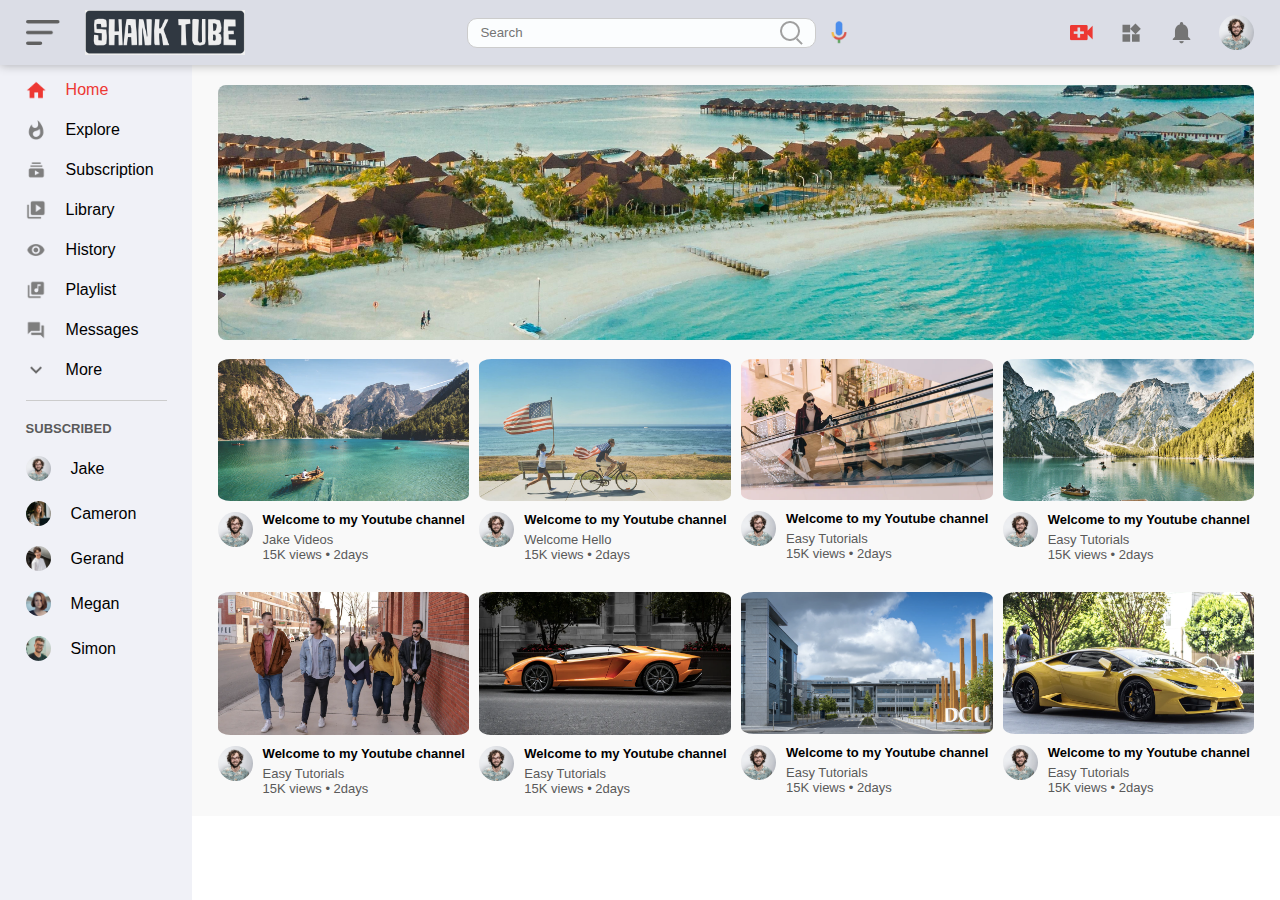
<file: index.html>
<!DOCTYPE html>
<html lang="en">
<head>
    <meta charset="UTF-8">
    <meta name="viewport" content="width=device-width, initial-scale=1.0">
    <title>Shank Tube</title>
    <link rel="stylesheet"
          href="./style.css"/>
</head>
<body>

    <nav class="flex-div">

        <div class="nav-left flex-div">
            <img src="./images/menu.png" alt="" class="menu-icon">
            <img  src="./images/Screenshot 2024-06-03 095859.png" height="80px" class="logo" >
        </div>
        <div class="nav-middle flex-div">
            <div class="searchbar flex-div" >
                <input type="text" placeholder="Search">
                <img src="./images/search.png" alt="">
            </div>
            <img src="./images/voice-search.png" alt="" class="mic">
        </div>

       <div class="nav-right  flex-div">
        <img src="./images/upload.png" alt="" class="uplod-icon">
        <img src="./images/more.png" alt="" class="more-icon">
         <img src="./images/notification.png" alt="" class="notification-icon">
         <img src="./images/Jack.png" alt="" class="profile-icon">
    </div>
    </nav>

    <!--Sidebar-->

    <div class="sidebar">
        <div class="shortcut-links">
            <a href=""><img src="./images/home.png" alt="" ><p>Home</p></a>
            <a href=""><img src="./images/explore.png" alt="" ><p>Explore</p></a>
            <a href=""><img src="./images/subscriprion.png" alt="" ><p>Subscription</p></a>
            <a href=""><img src="./images/library.png" alt="" ><p>Library</p></a>
            <a href=""><img src="./images/history.png" alt="" ><p>History</p></a>
            <a href=""><img src="./images/playlist.png" alt="" ><p>Playlist</p></a>
            <a href=""><img src="./images/messages.png" alt="" ><p>Messages</p></a>
            <a href=""><img src="./images/show-more.png" alt="" ><p>More</p></a>
            <hr>
        </div>

        <div class="subscribed-list">
            <h3>SUBSCRIBED</h3>
            <a href=""><img src="./images/Jack.png" alt="" ><p>Jake</p></a>
            <a href=""><img src="./images/cameron.png" alt="" ><p>Cameron</p></a>
            <a href=""><img src="./images/gerard.png" alt="" ><p>Gerand</p></a>
            <a href=""><img src="./images/megan.png" alt="" ><p>Megan</p></a>
            <a href=""><img src="./images/simon.png" alt="" ><p>Simon</p></a>

        </div>
    </div>

    <!--main -->

    <div class="container">
        <div class="banner">
            <img src="./images/banner2.png" alt="" >
        </div>
        <div class="list-container">
            <div class="vid-list">
               <a href="./play.html"> <img src="./images/thumbnail1.png" alt="" class="thumbnail"></a>
                <div class="flex-div">
                    <img src="./images/Jack.png" alt=""> 
                    <div class="vid-info">
                    <a href="./play.html">Welcome to my Youtube channel</a>
                    <p>Jake Videos</p>
                    <p>15K views &bull; 2days</p>
                    </div>
                </div>
            </div>

            <div class="vid-list">
                <a href="./play.html"><img src="./images/thumbnail2.png" alt="" class="thumbnail"></a>
                <div class="flex-div">
                    <img src="./images/Jack.png" alt=""> 
                    <div class="vid-info">
                    <a href="./play.html">Welcome to my Youtube channel</a>
                    <p>Welcome Hello</p>
                    <p>15K views &bull; 2days</p>
                    </div>
                </div>
            </div>

            <div class="vid-list">
                <a href="./play.html"><img src="./images/thumbnail3.png" alt="" class="thumbnail"></a>
                <div class="flex-div">
                    <img src="./images/Jack.png" alt=""> 
                    <div class="vid-info">
                    <a href="./play.html">Welcome to my Youtube channel</a>
                    <p>Easy Tutorials</p>
                    <p>15K views &bull; 2days</p>
                    </div>
                </div>
            </div>

            <div class="vid-list">
                <a href="./play.html"><img src="./images/thumbnail4.png" alt="" class="thumbnail"></a>
                <div class="flex-div">
                    <img src="./images/Jack.png" alt=""> 
                    <div class="vid-info">
                    <a href="./play.html">Welcome to my Youtube channel</a>
                    <p>Easy Tutorials</p>
                    <p>15K views &bull; 2days</p>
                    </div>
                </div>
            </div>

            <div class="vid-list">
                <a href="./play.html"><img src="./images/thumbnail5.png" alt="" class="thumbnail"></a>
                <div class="flex-div">
                    <img src="./images/Jack.png" alt=""> 
                    <div class="vid-info">
                    <a href="./play.html">Welcome to my Youtube channel</a>
                    <p>Easy Tutorials</p>
                    <p>15K views &bull; 2days</p>
                    </div>
                </div>
            </div>

            <div class="vid-list">
                <a href="./play.html"><img src="./images/thumbnail6.png" alt="" class="thumbnail"></a>
                <div class="flex-div">
                    <img src="./images/Jack.png" alt=""> 
                    <div class="vid-info">
                    <a href="./play.html">Welcome to my Youtube channel</a>
                    <p>Easy Tutorials</p>
                    <p>15K views &bull; 2days</p>
                    </div>
                </div>
            </div>

            <div class="vid-list">
                <a href="./play.html"><img src="./images/thumbnail7.png" alt="" class="thumbnail"></a>
                <div class="flex-div">
                    <img src="./images/Jack.png" alt=""> 
                    <div class="vid-info">
                    <a href="./play.html">Welcome to my Youtube channel</a>
                    <p>Easy Tutorials</p>
                    <p>15K views &bull; 2days</p>
                    </div>
                </div>
            </div>

            <div class="vid-list">
                <a href="./play.html"><img src="./images/thumbnail8.png" alt="" class="thumbnail"></a>
                <div class="flex-div">
                    <img src="./images/Jack.png" alt=""> 
                    <div class="vid-info">
                    <a href="./play.html">Welcome to my Youtube channel</a>
                    <p>Easy Tutorials</p>
                    <p>15K views &bull; 2days</p>
                    </div>
                </div>
            </div>
        </div>
    </div>

    <script src="./script.js"></script>
    
</body>
</html>
</file>
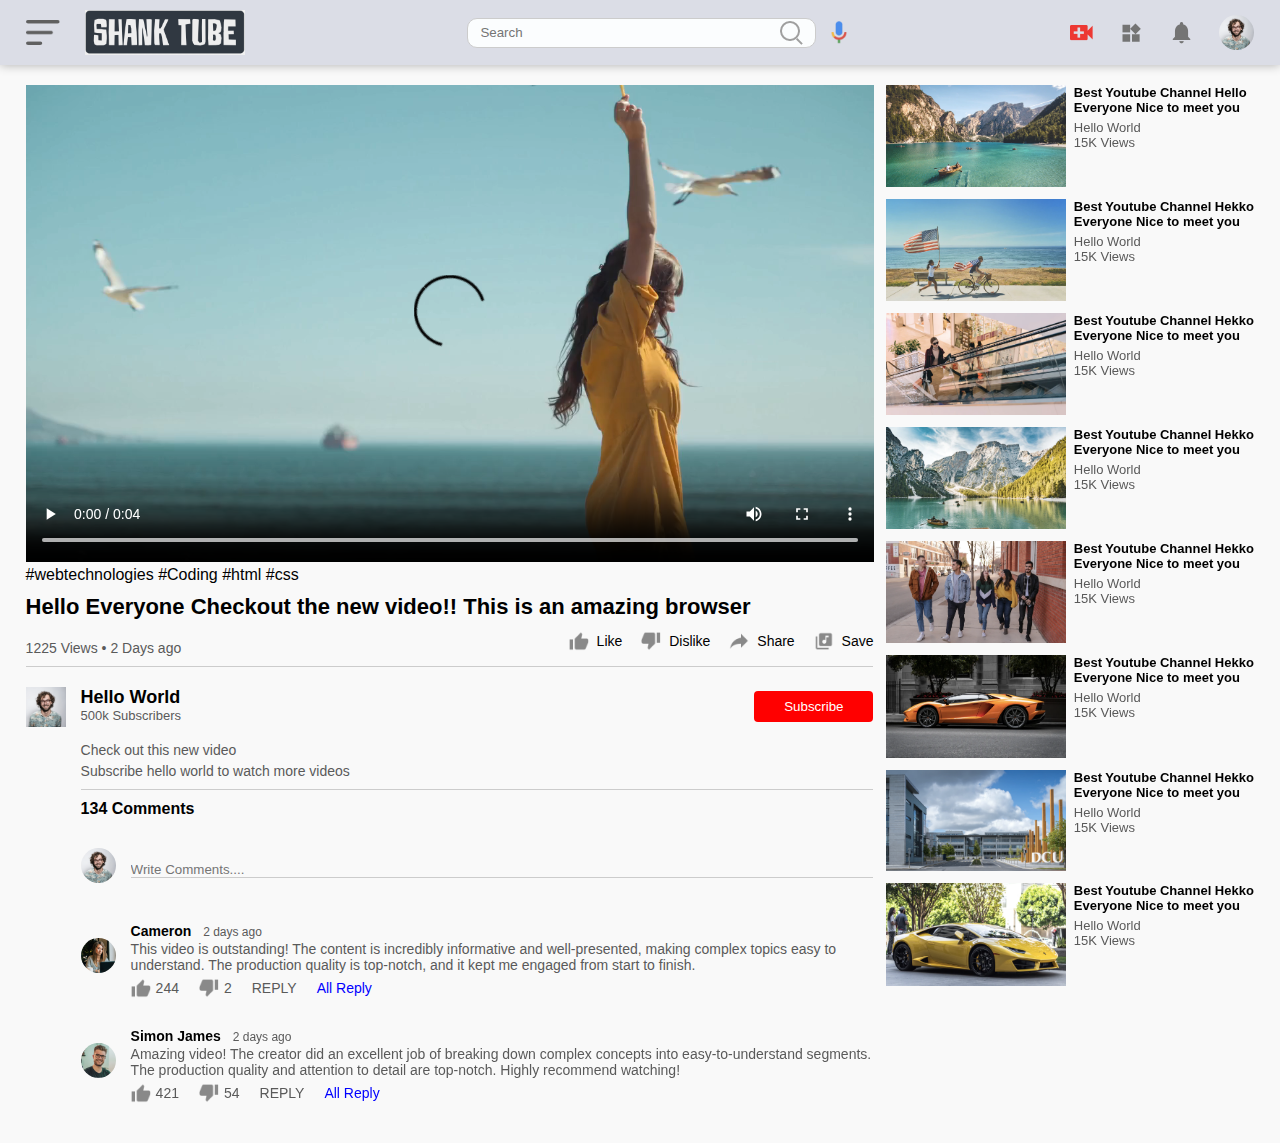
<file: play.html>
<!DOCTYPE html>
<html lang="en">
<head>
    <meta charset="UTF-8">
    <meta name="viewport" content="width=device-width, initial-scale=1.0">
    <title>Video</title>
    <link rel="stylesheet" href="style.css">
</head>
<body>
    <nav class="flex-div">

        <div class="nav-left flex-div">
            <img src="./images/menu.png" alt="" class="menu-icon">
            <img  src="./images/Screenshot 2024-06-03 095859.png" height="80px" class="logo" >
        </div>
        <div class="nav-middle flex-div">
            <div class="searchbar flex-div" >
                <input type="text" placeholder="Search">
                <img src="./images/search.png" alt="">
            </div>
            <img src="./images/voice-search.png" alt="" class="mic">
        </div>

       <div class="nav-right  flex-div">
        <img src="./images/upload.png" alt="" class="uplod-icon">
        <img src="./images/more.png" alt="" class="more-icon">
         <img src="./images/notification.png" alt="" class="notification-icon">
         <img src="./images/Jack.png" alt="" class="profile-icon">
    </div>
    </nav>
    <!--Main-->

    <div class="container play-container">
        <div class="row">
            <div class="play-video">
                <video controls autoplay>
                <source src="./images/video.mp4" >
            </video>
            <div class="tags"><p>#webtechnologies #Coding #html #css</p></div>
            <h3>Hello Everyone Checkout the new video!! This is an amazing browser</h3>
            
            <div class="play-video-info"> 
                <p>1225 Views &bull; 2 Days ago</p>
                <div>
                    <a href=""><img src="./images/like.png" alt="">Like</a>
                    <a href=""><img src="./images/dislike.png" alt="">Dislike</a>
                    <a href=""><img src="./images/share.png" alt="">Share</a>
                    <a href=""><img src="./images/save.png" alt="">Save</a>
                </div>
            </div>
            <hr>

            <div class="publisher">
                <img src="./images/Jack.png" alt="">
                <div>
                    <p>Hello World</p>
                    <span>500k Subscribers</span>
                </div>
                <button type="button">Subscribe</button>
            </div>
            <div class="vid-description">
                <p>Check out this new video</p>
                <p>Subscribe hello world to watch more videos</p>
                <hr>
                <h4>134 Comments</h4>

                <div class="add-comments">
                    <img src="./images/Jack.png" alt="">
                    <input type="text" placeholder="Write Comments....">
                </div>

                <div class="old-comments">
                    <img src="./images/cameron.png" alt="">
                    <div>
                        <h3>Cameron <span>2 days ago</span></h3>
                <p>This video is outstanding! The content is incredibly
                     informative and well-presented, making complex
                      topics easy to understand. The production quality is top-notch,
                     and it kept me engaged from start to finish.</p>
                     <div class="acomment-action">
                        <img src="./images/like.png" alt="">
                        <span>244</span>
                        <img src="./images/dislike.png" alt="">
                        <span>2</span>
                        <span>REPLY</span>
                        <a href="">All Reply</a>
                        
                     </div>
                    </div>
                </div>


                <div class="old-comments">
                    <img src="./images/simon.png" alt="">
                    <div>
                        <h3>Simon James <span>2 days ago</span></h3>
                <p>Amazing video! The creator did an excellent job of breaking down complex concepts into easy-to-understand segments. The production quality and attention to detail are top-notch. Highly recommend watching!</p>
                     <div class="acomment-action">
                        <img src="./images/like.png" alt="">
                        <span>421</span>
                        <img src="./images/dislike.png" alt="">
                        <span>54</span>
                        <span>REPLY</span>
                        <a href="">All Reply</a>
                        
                     </div>
                    </div>
                </div>
                

            </div>
            </div>

            
            <div class="right-sidebar">
                <div class="side-video-list">
                    <a href="" class="small-thumbnail"><img src="./images/thumbnail1.png" alt=""></a>
                    <div class="vid-info">
                        <a href="">Best Youtube Channel Hello Everyone Nice to meet you</a>
                        <p>Hello World</p>
                        <p>15K Views</p>
                    </div>
                </div>

                <div class="side-video-list">
                    <a href="" class="small-thumbnail"><img src="./images/thumbnail2.png" alt=""></a>
                    <div class="vid-info">
                        <a href="">Best Youtube Channel Hekko Everyone Nice to meet you</a>
                        <p>Hello World</p>
                        <p>15K Views</p>
                    </div>
                </div>

                <div class="side-video-list">
                    <a href="" class="small-thumbnail"><img src="./images/thumbnail3.png" alt=""></a>
                    <div class="vid-info">
                        <a href="">Best Youtube Channel Hekko Everyone Nice to meet you</a>
                        <p>Hello World</p>
                        <p>15K Views</p>
                    </div>
                </div>

                <div class="side-video-list">
                    <a href="" class="small-thumbnail"><img src="./images/thumbnail4.png" alt=""></a>
                    <div class="vid-info">
                        <a href="">Best Youtube Channel Hekko Everyone Nice to meet you</a>
                        <p>Hello World</p>
                        <p>15K Views</p>
                    </div>
                </div>

                <div class="side-video-list">
                    <a href="" class="small-thumbnail"><img src="./images/thumbnail5.png" alt=""></a>
                    <div class="vid-info">
                        <a href="">Best Youtube Channel Hekko Everyone Nice to meet you</a>
                        <p>Hello World</p>
                        <p>15K Views</p>
                    </div>
                </div>

                <div class="side-video-list">
                    <a href="" class="small-thumbnail"><img src="./images/thumbnail6.png" alt=""></a>
                    <div class="vid-info">
                        <a href="">Best Youtube Channel Hekko Everyone Nice to meet you</a>
                        <p>Hello World</p>
                        <p>15K Views</p>
                    </div>
                </div>

                <div class="side-video-list">
                    <a href="" class="small-thumbnail"><img src="./images/thumbnail7.png" alt=""></a>
                    <div class="vid-info">
                        <a href="">Best Youtube Channel Hekko Everyone Nice to meet you</a>
                        <p>Hello World</p>
                        <p>15K Views</p>
                    </div>
                </div>

                <div class="side-video-list">
                    <a href="" class="small-thumbnail"><img src="./images/thumbnail8.png" alt=""></a>
                    <div class="vid-info">
                        <a href="">Best Youtube Channel Hekko Everyone Nice to meet you</a>
                        <p>Hello World</p>
                        <p>15K Views</p>
                    </div>
                </div>
            </div>
        </div>
    </div>
            
</body>
</html>
</file>
<file: style.css>
*{
    margin: 0;
    padding: 0;
    font-family: 'poppins', sans-serif;
    box-sizing: border-box;

}

a{
    text-decoration: none;
    color: blueviolet;
}

img{
    cursor: pointer;
}

.flex-div{
    display: flex;
    align-items: center;
}
nav{
    padding: 10px 2%;
    justify-content: space-between;
    box-shadow: 0 0 10px rgba(0, 0, 0, 0.3);
    background: #dbdde6;
    position: sticky;
    top: 0;
    z-index: 10;
}



.nav-right img{
    width: 25px;
    margin-right: 25px;
}

.nav-right .profile-icon{
    width: 35px;
    border-radius: 50%;
    margin-right: 0;
}

.nav-left .menu-icon{
    height: 25px;
}

.nav-left .logo{
    height: 45px;
    margin-left: 25px;
}
.searchbar{
    height: 20px;
}

.nav-middle .searchbar{
    border: 1px solid #ccc;
    margin-right: 15px;
    padding: 14px 12px;
    border-radius: 10px;
    background-color: #fbfdfe;
}

.nav-middle .searchbar input{
    width: 300px;
    border: 0;
    outline: 0;
   background: transparent;
}
.nav-middle .mic{
    width: 16px;
}

/* Sidebar*/

.sidebar{
    background-color: #f0f1f7;
    width: 15%;
    height: 100vh;
    position: fixed;
    top: 0;
    padding-left: 2%;
    padding-top: 80px;
    
}

.shortcut-links a img{
    width: 20px;
    margin-right: 20px;
}

.shortcut-links a{
    display: flex;
    align-items: center;
    margin-bottom: 20px;
    width: fit-content;
    flex-wrap: wrap;
    color: black;
}
.shortcut-links a:first-child{
    color: #ed3833;

}
.sidebar hr{
    border: 0;
    height: 1.2px;
    background: #ccc;
    width: 85%;
}

.subscribed-list h3{
  font-size: 13px;
  margin: 20px 0px;
  color: #5a5a5a; 
}

.subscribed-list a{
display: flex;
align-items:center;
margin-bottom:20px;
width: fit-content;
color: black;
flex-wrap: wrap;
}

.subscribed-list a img{
     width: 25px;
     border-radius: 50%;
     margin-right: 20px;
}

.small-sidebar{
    width: 5%;
}
.small-sidebar a p{
    display: none;
}

.small-sidebar h3{
    display: none;
}

.small-sidebar hr{
    width: 50%;
    margin-bottom: 25px;
}
/* main*/

.container{
    background: #f9f9f9;
    padding-left: 17%;
    padding-right: 2%;
    padding-top: 20px;
    padding-bottom: 20px;
}

.big-container{
    
    padding-left: 7%;
    
}

.banner{
    width: 100%;
}

.banner img{
    width: 100%;
    border-radius: 8px;
}

.list-container{
    display: grid;
    grid-template-columns: repeat(auto-fit, minmax(250px, 1fr));
    grid-column-gap:10px;
    grid-row-gap:30px;
    margin-top: 15px;
}
.vid-list .thumbnail{
    width:100%;
    border-radius: 5%;
}

.vid-list .flex-div{
    align-items: flex-start;
    margin-top: 7px;

}

.vid-list .flex-div img{
    width:35px;
    margin-right: 10px;
    border-radius: 50%;
}

.vid-info{
    color: #5a5a5a;
    font-size: 13px;
}

.vid-info a{
    color: #000;
    font-weight: 600;
    display: block;
    margin-bottom: 5px;


}

/*play video*/

.play-container{
    padding-left: 2%;
}
.row{
    display: flex;
    justify-content: space-between;
    flex-wrap: wrap;

}

.play-video{
    flex-basis: 69%;
}
.right-sidebar{
    flex-basis: 30%
}

.play-video video{
    width: 100%;
}

.side-video-list{
    display: flex;
    justify-content: space-between;
    margin-bottom: 8px;
}
.side-video-list img{
    width: 100%;
}

.side-video-list .small-thumbnail{
    flex-basis: 49%;
}

.side-video-list .vid-info{
    flex-basis: 49%;
}

.play-video h3{
    font-weight: 600;
    font-size: 22px;
    margin-top: 10px;
}

.play-video-info p{
    margin-top: 10px;
}

.play-video .play-video-info{
    display: flex;
    align-items: center;
    justify-content: space-between;
    flex-wrap: wrap;
    margin-top: 10px;
    font-size: 14px;
    color: #5a5a5a;
}

.play-video .play-video-info a img{
    width: 20px;
    margin-right: 8px;

}

.play-video .play-video-info a{
    display: inline-flex;
    align-items:center;
    margin-left: 15px;
    color: #000;
}

.play-video hr{
    border: 0;
    height: 1px;
    background: #ccc;
    margin: 10px 0;
}

.publisher {
    display: flex;
    align-items: center;
    margin-top: 20px;

}
.publisher div{
    flex: 1;
    line-height: 18px;
}
.publisher img{
    width: 40px;
    border: 50%;
    margin-right: 15px;
}

.publisher div p{
    color: #000;
    font-weight:600;
    font-size: 18px;
}

.publisher div span{
    font-size: 13px;
    color: #5a5a5a;
}

.publisher button{
    background: red;
    color: #fff;
    padding: 8px 30px;
    border: 0;
    outline: 0;
    border-radius: 4px;
    cursor: pointer;
}


.vid-description{
    padding-left: 55px;
    margin: 15px 0;
}
.vid-description p{
    font-size: 14px;
    margin-bottom: 5px;
    color: #5a5a5a;
}

.add-comments{
display: flex;
align-items: center;
margin: 30px 0;
}

.add-comments img{
    width: 35px;
    border-radius:50% ;
    margin-right: 15px;
}

.add-comments input{
    border:0;
    outline: 0;
    border-bottom: 1px solid #ccc;
    width: 100%;
    padding-top: 10px;
    background: transparent;
}

.old-comments{
    display: flex;
    align-items: center;
    margin: 20px 0;
}

.old-comments img{
    width: 35px;
    border-radius: 50%;
    margin-right: 15px;

}

.old-comments h3{
    font-size: 14px;
    margin-bottom: 2px;

}

.old-comments h3 span{
    font-size: 12px;
    color: #5a5a5a;
    font-weight:500;
    margin-left: 8px;
}

.acomment-action{
    display: flex;
    align-items: center;
    margin-left: 8px 0;
    font-size: 14px;
    
}

.old-comments .acomment-action img{
    border-radius: 0;
    width: 20px;
    margin-right:5px;

}

.old-comments .acomment-action span{
    margin-right: 20px;
    color: #5a5a5a;
}

.acomment-action a{
    color:#0000ff;
}
</file>
